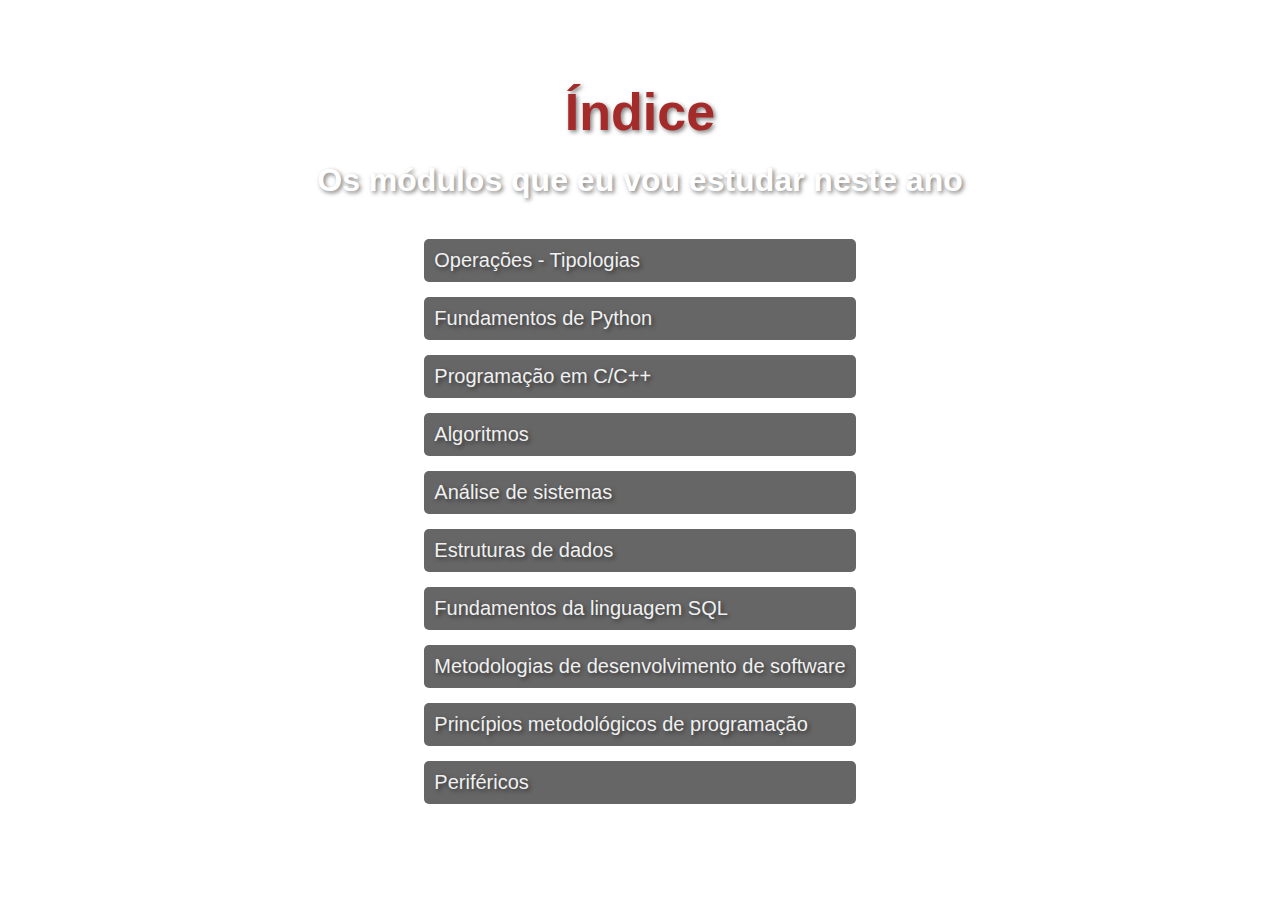
<file: index.html>
<!DOCTYPE html>
<html lang="pt">
<head>
    <meta charset="UTF-8">
    <meta name="viewport" content="width=device-width, initial-scale=1.0">
    <title>Índice de Módulos</title>
    <link rel="stylesheet" href="index.css">
</head>
<body>
    <h1>Índice</h1>
    <h2>Os módulos que eu vou estudar neste ano</h2>
    <ul>
        <li><a href="https://catalogo.anqep.gov.pt/ufcdDetalhe/779" target="_blank">Operações - Tipologias</a></li>
        <li><a href="https://catalogo.anqep.gov.pt/ufcdDetalhe/17537" target="_blank">Fundamentos de Python</a></li>
        <li><a href="https://catalogo.anqep.gov.pt/ufcdDetalhe/786" target="_blank">Programação em C/C++</a></li>
        <li><a href="https://catalogo.anqep.gov.pt/ufcdDetalhe/786" target="_blank">Algoritmos</a></li>
        <li><a href="https://catalogo.anqep.gov.pt/ufcdDetalhe/793" target="_blank">Análise de sistemas</a></li>
        <li><a href="https://catalogo.anqep.gov.pt/ufcdDetalhe/787" target="_blank">Estruturas de dados</a></li>
        <li><a href="https://catalogo.anqep.gov.pt/ufcdDetalhe/17532" target="_blank">Fundamentos da linguagem SQL</a></li>
        <li><a href="https://catalogo.anqep.gov.pt/ufcdDetalhe/17533" target="_blank">Metodologias de desenvolvimento de software</a></li>
        <li><a href="https://catalogo.anqep.gov.pt/ufcdDetalhe/788" target="_blank">Princípios metodológicos de programação</a></li>
        <li><a href="perifericos.html">Periféricos</a></li>
    </ul>
</body>
</html>
</file>
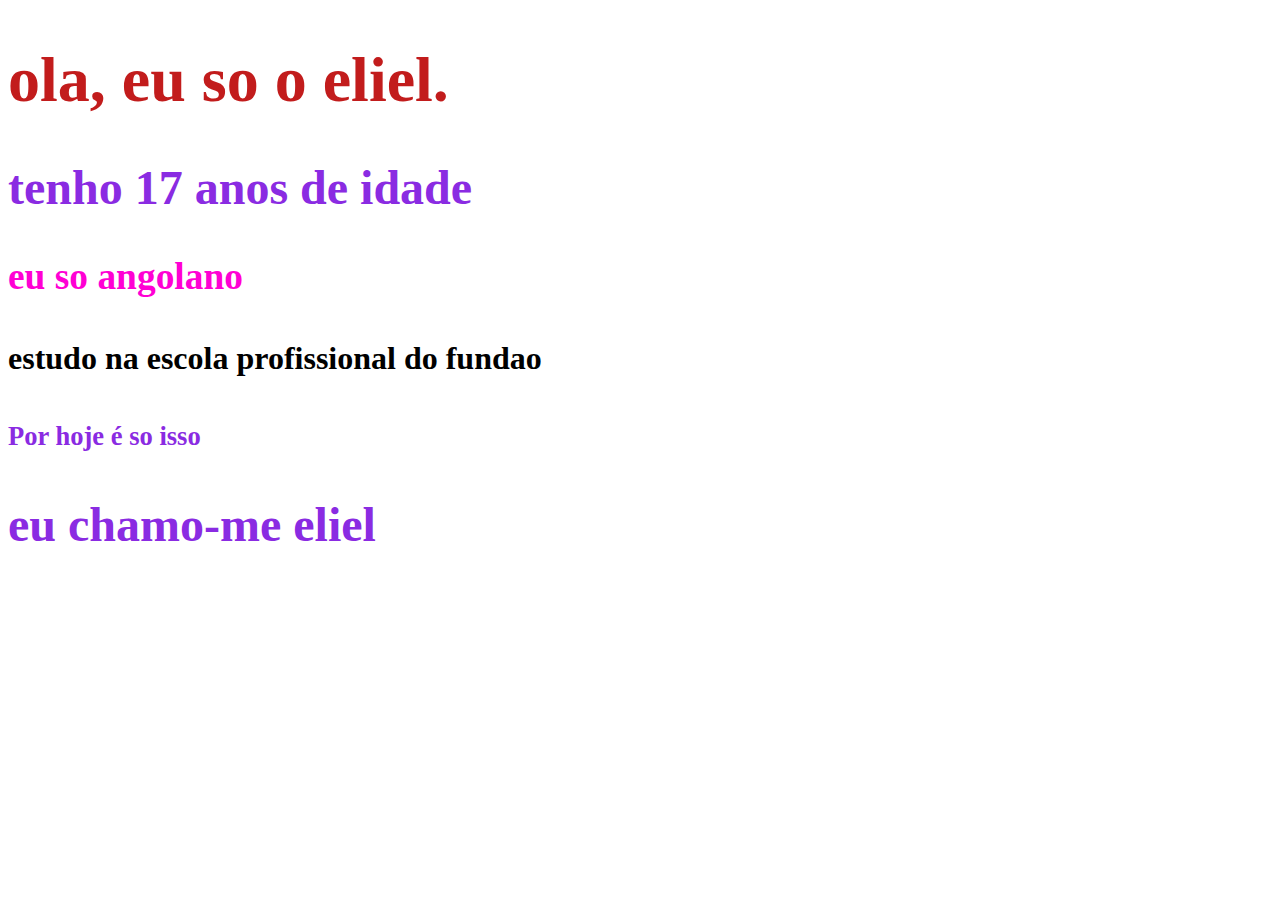
<file: helloworld.html>
<!DOCTYPE html>
<html lang="en">
<head>
    <meta charset="UTF-8">
    <meta name="viewport" content="width=device-width, initial-scale=1.0">
    <title>Índice dos Módulos</title>
    <style>
        body {
            font-size: 32px; /* Tamanho da fonte 32px */
            background-image: url("https://todabandeira.com.br/wp-content/uploads/2023/07/bandeira-da-angola.jpg");
        }
        h3 {
            color: rgb(255, 0, 212);
        }
        h5 {
            color: blueviolet;
        }
        h1 {
            color: rgb(194, 28, 28);
        }
        h2 {
            color: blueviolet;
        }
    </style>
</head>
<body>
    <h1>ola, eu so o eliel.</h1>
    <h2>tenho 17 anos de idade</h2>
    <h3>eu so angolano</h3>
    <h4>estudo na escola profissional do fundao</h4>
    <h5>Por hoje é so isso</h5>
    <h2>eu chamo-me eliel</h2>
</body>
</html>
</file>
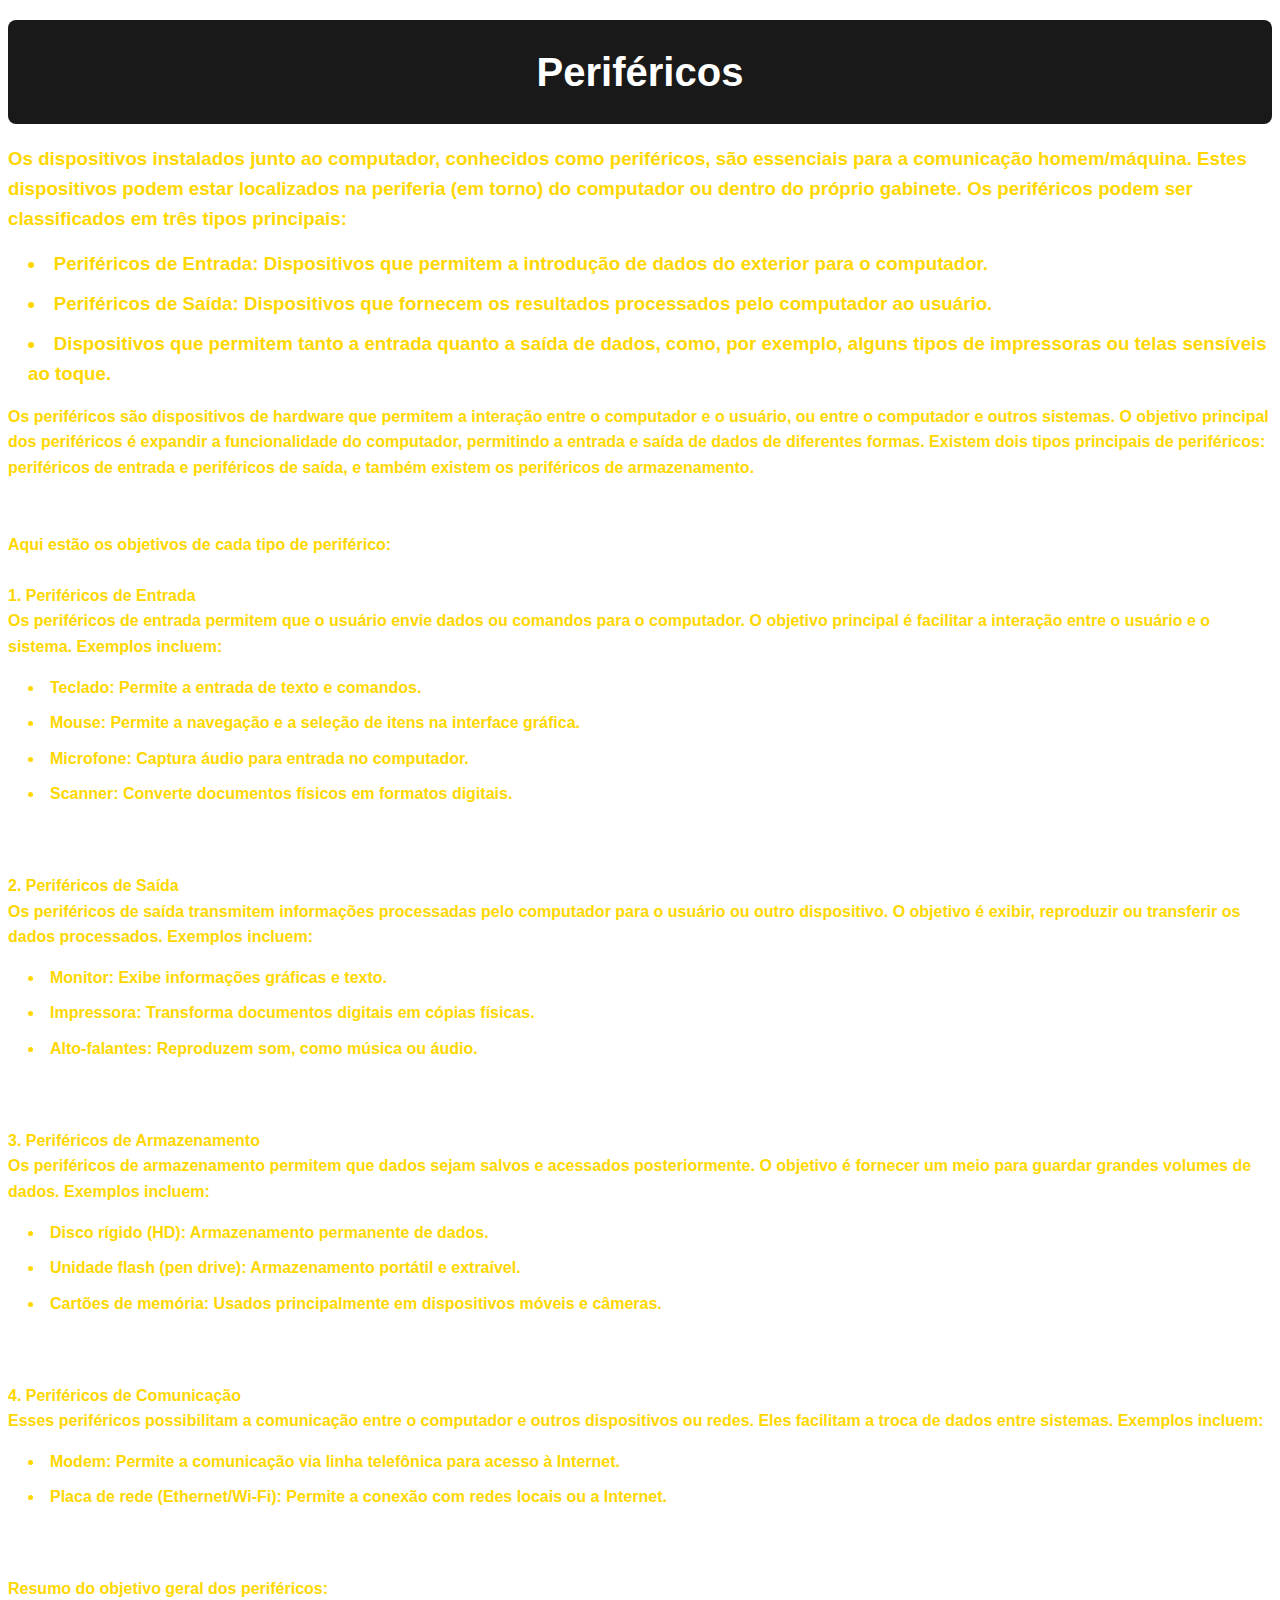
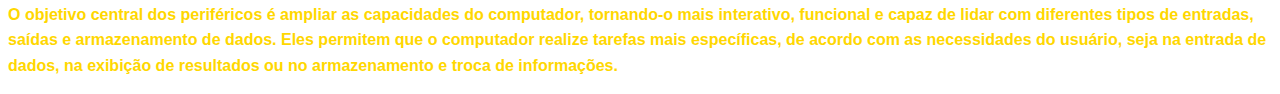
<file: perifericos.html>
<!DOCTYPE html>
<html lang="pt-br">
<head>
    <meta charset="UTF-8">
    <meta name="viewport" content="width=device-width, initial-scale=1.0">
    <title>Introdução aos Periféricos</title>
    <link rel="stylesheet" href="styles.css">
</head>
<body>

    

    <h1>Periféricos</h1>
       <h3> Os dispositivos instalados junto ao computador, conhecidos como periféricos, são essenciais para a comunicação homem/máquina. 
        Estes dispositivos podem estar localizados na periferia (em torno) do computador ou dentro do próprio gabinete. 
        Os periféricos podem ser classificados em três tipos principais: 
        <ul>
            <li><strong>Periféricos de Entrada:</strong> Dispositivos que permitem a introdução de dados do exterior para o computador.</li>
            <li><strong>Periféricos de Saída:</strong> Dispositivos que fornecem os resultados processados pelo computador ao usuário.</li>
            <li><stronPeriféricos de Entrada/Saída:</strong> Dispositivos que permitem tanto a entrada quanto a saída de dados, como, por exemplo, alguns tipos de impressoras ou telas sensíveis ao toque.</li>
        </ul></h3>

    <h4>Os periféricos são dispositivos de hardware que permitem a interação entre o computador e o usuário, ou entre o computador e outros sistemas. O objetivo principal dos periféricos é expandir a
         funcionalidade do computador, permitindo a entrada e saída de dados de diferentes formas. Existem dois tipos principais de periféricos: periféricos de entrada e periféricos de saída, e também
          existem os periféricos de armazenamento.
<br><br><br>
        Aqui estão os objetivos de cada tipo de periférico:
        <br> <br>
        1. Periféricos de Entrada<br>
        Os periféricos de entrada permitem que o usuário envie dados ou comandos para o computador. O objetivo principal é facilitar a interação entre o usuário e o sistema. Exemplos incluem:
        <br>
        <ul>
            <li><strong>Teclado:</strong> Permite a entrada de texto e comandos.</li>
         <li><strong>Mouse:</strong> Permite a navegação e a seleção de itens na interface gráfica.</li>
        <li><strong>Microfone:</strong> Captura áudio para entrada no computador.</li>
        <li><strong>Scanner:</strong> Converte documentos físicos em formatos digitais.</li>
        </ul>
        <br><br>
        2. Periféricos de Saída <br>
            Os periféricos de saída transmitem informações processadas pelo computador para o usuário ou outro dispositivo. O objetivo é exibir, reproduzir ou transferir os dados processados. Exemplos incluem:
        <br>
        <ul>
            <li><strong>Monitor:</strong> Exibe informações gráficas e texto.</li>
            <li><strong>Impressora:</strong> Transforma documentos digitais em cópias físicas.</li>
            <li><strong>Alto-falantes:</strong> Reproduzem som, como música ou áudio.</li>
        </ul>
        <br><br>

        3. Periféricos de Armazenamento<br>
        Os periféricos de armazenamento permitem que dados sejam salvos e acessados posteriormente. O objetivo é fornecer um meio para guardar grandes volumes de dados. Exemplos incluem:
        <br>
        <ul>
            <li><strong>Disco rígido (HD):</strong> Armazenamento permanente de dados.</li>
            <li><strong>Unidade flash (pen drive):</strong> Armazenamento portátil e extraível.</li>
            <li><strong>Cartões de memória:</strong> Usados principalmente em dispositivos móveis e câmeras.</li>
        </ul>        
        <br><br>
        4. Periféricos de Comunicação<br>
        Esses periféricos possibilitam a comunicação entre o computador e outros dispositivos ou redes. Eles facilitam a troca de dados entre sistemas. Exemplos incluem:
        <br>
        <ul>
            <li><strong>Modem:</strong> Permite a comunicação via linha telefônica para acesso à Internet.</li>
            <li><strong>Placa de rede (Ethernet/Wi-Fi):</strong> Permite a conexão com redes locais ou a Internet.</li>
        </ul>
        <br><br>
        Resumo do objetivo geral dos periféricos:
        <br>
        O objetivo central dos periféricos é ampliar as capacidades do computador, tornando-o mais interativo, funcional e capaz de lidar com diferentes tipos de entradas, saídas e armazenamento de dados. Eles permitem que o computador realize tarefas mais específicas, de acordo com as necessidades do usuário, seja na entrada de dados, na exibição de resultados ou no armazenamento e troca de informações.</H1>
</body>
</html>
</file>
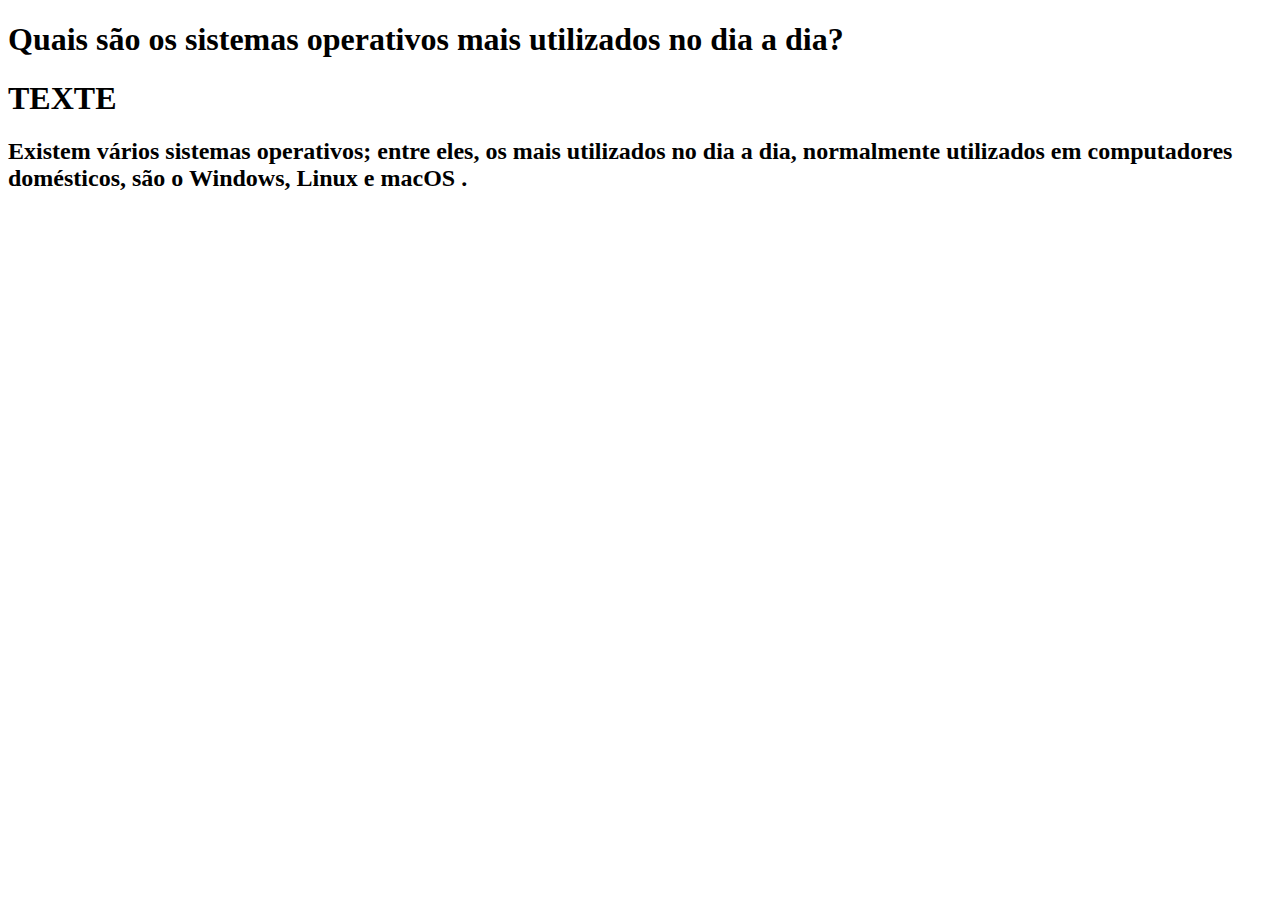
<file: so.html>
<!DOCTYPE html>
<html lang="en">
<head>
    <meta charset="UTF-8">
    <meta name="viewport" content="width=device-width, initial-scale=1.0">
    <title>SO</title>
</head>
<body>
    <h1>Quais são os sistemas operativos mais utilizados no dia a dia?</h1>
    <H1>TEXTE</H1>
    <H2>
    Existem vários sistemas operativos; entre eles, os mais utilizados no dia a dia, normalmente utilizados em computadores domésticos, são o Windows, Linux e macOS .
    </H2>
</body>
</html>
</file>
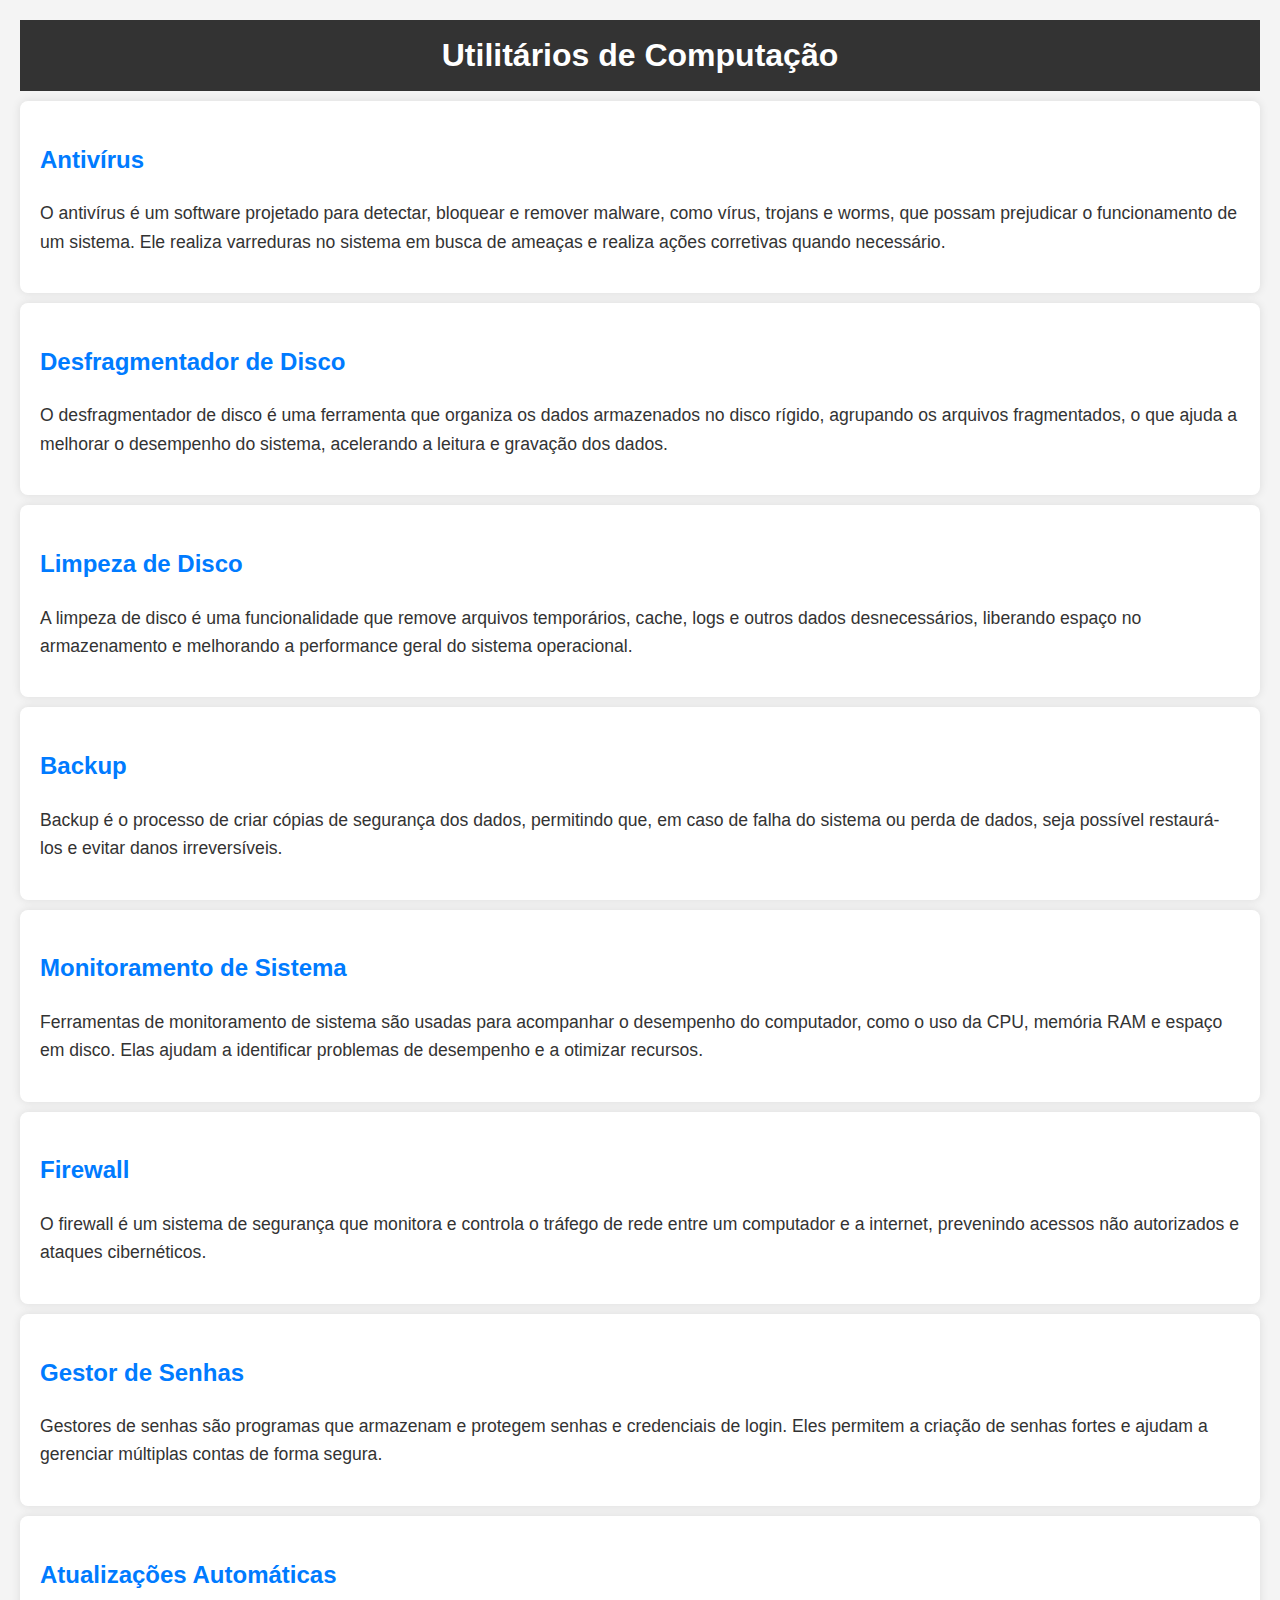
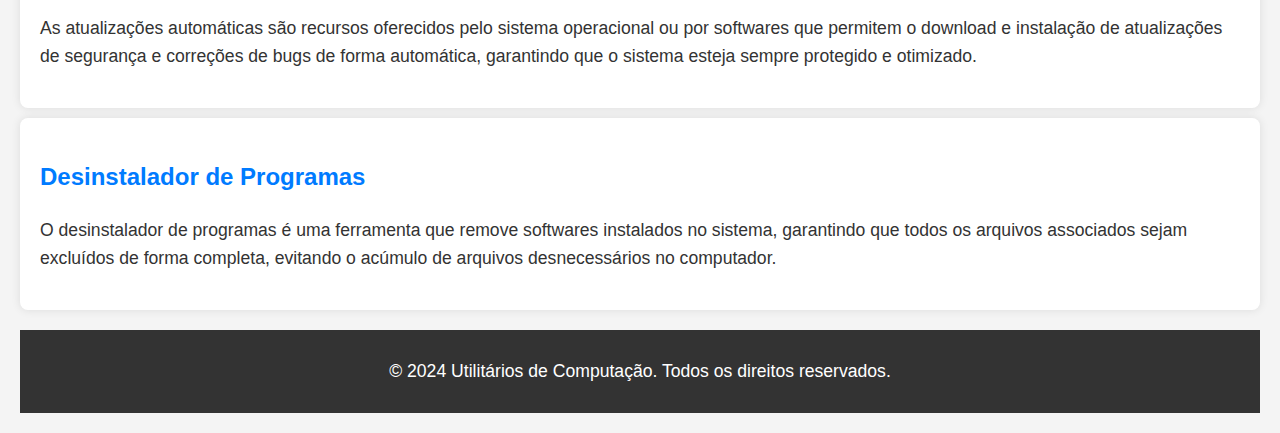
<file: utilitarios.html>
<!DOCTYPE html>
<html lang="pt-br">
<head>
    <meta charset="UTF-8">
    <meta name="viewport" content="width=device-width, initial-scale=1.0">
    <title>Utilitários de Computação</title>
    <link rel="stylesheet" href="utilitarios.css">
</head>
<body>
    <header>
        <h1>Utilitários de Computação</h1>
    </header>

    <section>
        <h2>Antivírus</h2>
        <p>O antivírus é um software projetado para detectar, bloquear e remover malware, como vírus, trojans e worms, que possam prejudicar o funcionamento de um sistema. Ele realiza varreduras no sistema em busca de ameaças e realiza ações corretivas quando necessário.</p>
    </section>

    <section>
        <h2>Desfragmentador de Disco</h2>
        <p>O desfragmentador de disco é uma ferramenta que organiza os dados armazenados no disco rígido, agrupando os arquivos fragmentados, o que ajuda a melhorar o desempenho do sistema, acelerando a leitura e gravação dos dados.</p>
    </section>

    <section>
        <h2>Limpeza de Disco</h2>
        <p>A limpeza de disco é uma funcionalidade que remove arquivos temporários, cache, logs e outros dados desnecessários, liberando espaço no armazenamento e melhorando a performance geral do sistema operacional.</p>
    </section>

    <section>
        <h2>Backup</h2>
        <p>Backup é o processo de criar cópias de segurança dos dados, permitindo que, em caso de falha do sistema ou perda de dados, seja possível restaurá-los e evitar danos irreversíveis.</p>
    </section>

    <section>
        <h2>Monitoramento de Sistema</h2>
        <p>Ferramentas de monitoramento de sistema são usadas para acompanhar o desempenho do computador, como o uso da CPU, memória RAM e espaço em disco. Elas ajudam a identificar problemas de desempenho e a otimizar recursos.</p>
    </section>

    <section>
        <h2>Firewall</h2>
        <p>O firewall é um sistema de segurança que monitora e controla o tráfego de rede entre um computador e a internet, prevenindo acessos não autorizados e ataques cibernéticos.</p>
    </section>

    <section>
        <h2>Gestor de Senhas</h2>
        <p>Gestores de senhas são programas que armazenam e protegem senhas e credenciais de login. Eles permitem a criação de senhas fortes e ajudam a gerenciar múltiplas contas de forma segura.</p>
    </section>

    <section>
        <h2>Atualizações Automáticas</h2>
        <p>As atualizações automáticas são recursos oferecidos pelo sistema operacional ou por softwares que permitem o download e instalação de atualizações de segurança e correções de bugs de forma automática, garantindo que o sistema esteja sempre protegido e otimizado.</p>
    </section>

    <section>
        <h2>Desinstalador de Programas</h2>
        <p>O desinstalador de programas é uma ferramenta que remove softwares instalados no sistema, garantindo que todos os arquivos associados sejam excluídos de forma completa, evitando o acúmulo de arquivos desnecessários no computador.</p>
    </section>

    <footer>
        <p>&copy; 2024 Utilitários de Computação. Todos os direitos reservados.</p>
    </footer>
</body>
</html>
</file>
<file: index.css>
* {
    margin: 0;
    padding: 0;
    box-sizing: border-box;
}

body {
    text-align: center;
    background-image: url("https://www.superprof.pt/blog/wp-content/uploads/2021/08/aprender-programacao.jpg");
    background-size: cover;
    background-repeat: no-repeat;
    color: aliceblue;
    font-family: Arial, sans-serif;
    height: 100vh;
    display: flex;
    justify-content: center;
    align-items: center;  
    flex-direction: column;
    text-shadow: 2px 2px 4px rgba(0, 0, 0, 0.5);
}

h1 {
    font-size: 52px;
    color: brown;
    margin-bottom: 20px;
}

h2 {
    font-size: 32px;
    color: white;
    margin-bottom: 40px;
}

ul {
    list-style: none;
    padding: 0;
    text-align: left;
    display: inline-block;
    margin-top: 0;
}

li {
    margin-bottom: 15px;
}

a {
    font-size: 20px;
    color: #f0f0f0;
    text-decoration: none;
    background-color: rgba(0, 0, 0, 0.6);
    padding: 10px;
    border-radius: 5px;
    display: inline-block;
    width: 100%;
    max-width: 500px;
    transition: background-color 0.3s ease;
}

a:hover {
    background-color: rgba(0, 0, 0, 0.8);
}

@media (max-width: 600px) {
    h1 {
        font-size: 36px;
    }
    h2 {
        font-size: 24px;
    }
    a {
        font-size: 18px;
        padding: 8px;
    }
}
</file>
<file: styles.css>
**** {
    margin: 0;
    padding: 0;
    box-sizing: border-box;
}

body {
    background-image: url("https://blog.dataplus.com.br/wp-content/uploads/2019/04/teclado_gamer_jogos_perifericos_games_2019_dataplus_loja_informatica.jpg");
    background-size: cover;
    background-repeat: no-repeat;
    background-attachment: fixed;
    font-family: Arial, Helvetica, sans-serif;
    color: white;
    line-height: 1.6;
    min-height: 100vh;
}

.conteudo {
    background-color: rgba(0, 0, 0, 0.8);
    max-width: 1200px;
    margin: 20px auto;
    padding: 30px;
    border-radius: 15px;
}

h1 {
    text-align: center;
    font-size: 2.5em;
    margin: 20px 0;
    padding: 20px;
    background-color: rgba(0, 0, 0, 0.9);
    border-radius: 8px;
}

h3, h4, h5 {
    margin: 15px 0;
    color: #ffd700;
}

.tipos-principais {
    margin: 30px 0;
}

ul {
    list-style-position: inside;
    padding-left: 20px;
    margin: 15px 0;
}

li {
    margin: 10px 0;
}

.tipo-periferico {
    margin: 25px 0;
    padding: 15px;
    background-color: rgba(0, 0, 0, 0.5);
    border-radius: 8px;
}

.resumo {
    margin-top: 30px;
    padding: 20px;
    background-color: rgba(255, 215, 0, 0.1);
    border-radius: 8px;
}

strong {
    color: #ffd700;
}

@media (max-width: 768px) {
    .conteudo {
        margin: 10px;
        padding: 15px;
    }

    h1 {
        font-size: 1.8em;
    }
}
</file>
<file: utilitarios.css>
body {
    font-family: Arial, sans-serif;
    line-height: 1.6;
    margin: 20px;
    background-color: #f4f4f4;
    color: #333;
}

header {
    text-align: center;
    background-color: #333;
    color: white;
    padding: 10px;
}

h1 {
    margin: 0;
}

section {
    background-color: white;
    padding: 20px;
    margin: 10px 0;
    border-radius: 8px;
    box-shadow: 0 0 10px rgba(0,0,0,0.1);
}

h2 {
    color: #007BFF;
}

p {
    font-size: 1.1em;
}

footer {
    text-align: center;
    padding: 10px;
    background-color: #333;
    color: white;
    margin-top: 20px;
}
</file>
